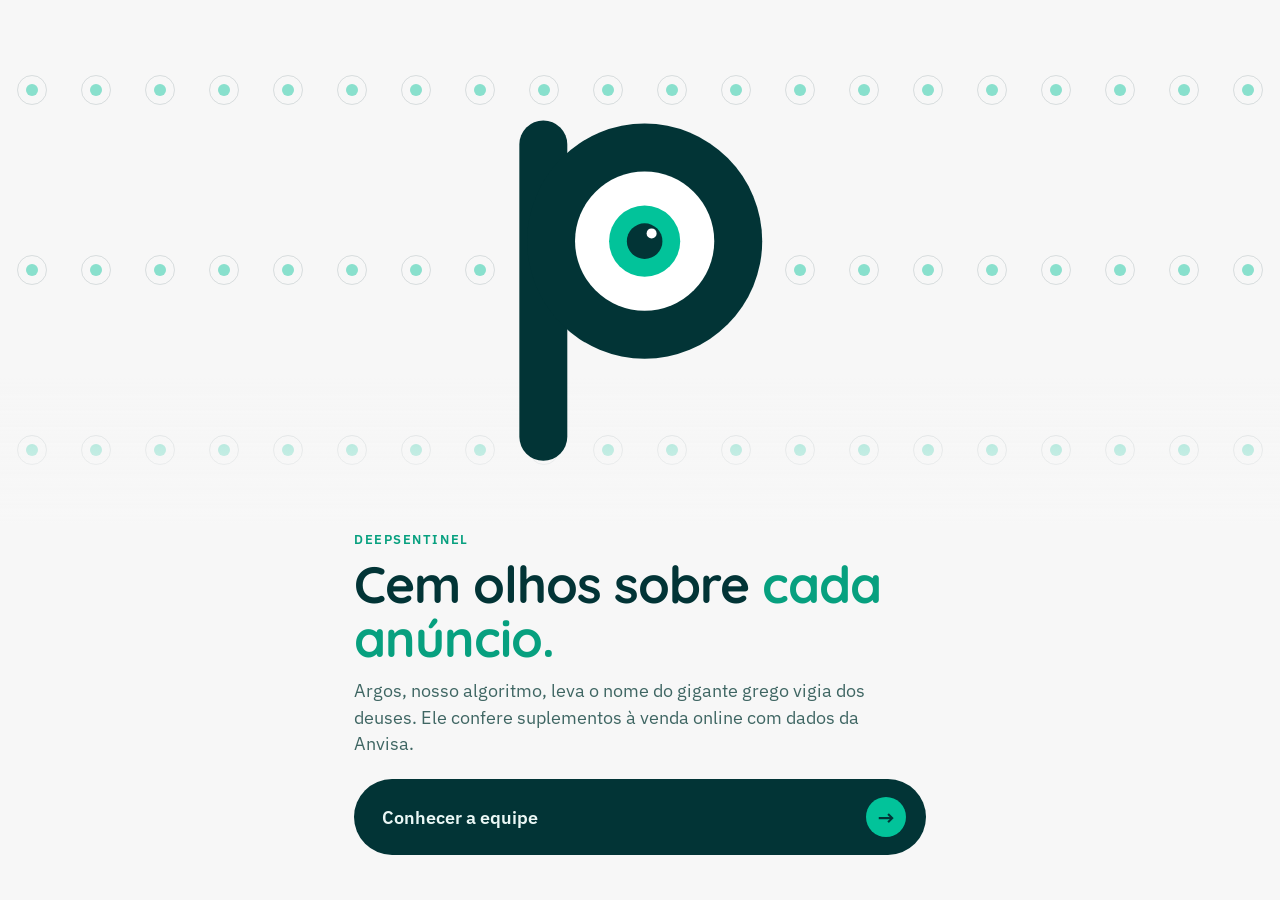
<file: index.html>
<!doctype html>
<html lang="pt-BR">
<head>
<meta charset="utf-8">
<meta name="viewport" content="width=device-width, initial-scale=1, viewport-fit=cover">
<title>DeepSentinel</title>
<meta name="description" content="Argos, o algoritmo do DeepSentinel: cem olhos conferindo anúncios de suplementos com dados da Anvisa.">
<meta property="og:title" content="DeepSentinel">
<meta property="og:description" content="Cem olhos sobre cada anúncio.">
<meta property="og:image" content="assets/icone.png">
<meta name="theme-color" content="#F7F7F7">
<link rel="icon" type="image/png" href="assets/icone.png">
<link rel="prefetch" href="equipe.html">
<link rel="preconnect" href="https://fonts.googleapis.com">
<link rel="preconnect" href="https://fonts.gstatic.com" crossorigin>
<link href="https://fonts.googleapis.com/css2?family=IBM+Plex+Sans:wght@400;600&family=Quicksand:wght@600;700&display=swap" rel="stylesheet">
<link rel="stylesheet" href="styles.css">
</head>
<body class="claro">

<div class="olhos" aria-hidden="true"></div>

<main class="tela">
  <div class="logo">
    <!-- P com olho: mesma construção do ícone da extensão, em SVG -->
    <svg viewBox="0 0 512 512" role="img" aria-label="Logo DeepSentinel: um P com um olho">
      <circle class="anel" cx="262" cy="198" r="90"/>
      <circle class="anel" cx="262" cy="198" r="90"/>
      <rect class="haste" x="100" y="42" width="62" height="440" rx="31" fill="#023436"/>
      <circle class="bojo" cx="262" cy="198" r="152" fill="#023436"/>
      <g class="abre">
        <g id="olho">
          <circle id="esclera" cx="262" cy="198" r="90" fill="#fff"/>
          <g id="iris">
            <circle cx="262" cy="198" r="46" fill="#02C39A"/>
            <g id="pupila">
              <circle cx="262" cy="198" r="23" fill="#023436"/>
              <circle cx="271" cy="188" r="6.5" fill="#fff"/>
            </g>
          </g>
        </g>
      </g>
    </svg>
  </div>

  <div class="base">
    <div>
      <p class="marca">DeepSentinel</p>
      <h1>Cem olhos sobre <em>cada anúncio.</em></h1>
      <p class="sub">Argos, nosso algoritmo, leva o nome do gigante grego vigia dos deuses. Ele confere suplementos à venda online com dados da Anvisa.</p>
    </div>
    <a class="botao" href="equipe.html" data-ir="equipe.html" data-cor="#023436">Conhecer a equipe <span class="seta" aria-hidden="true">→</span></a>
  </div>
</main>

<script src="app.js"></script>
</body>
</html>
</file>
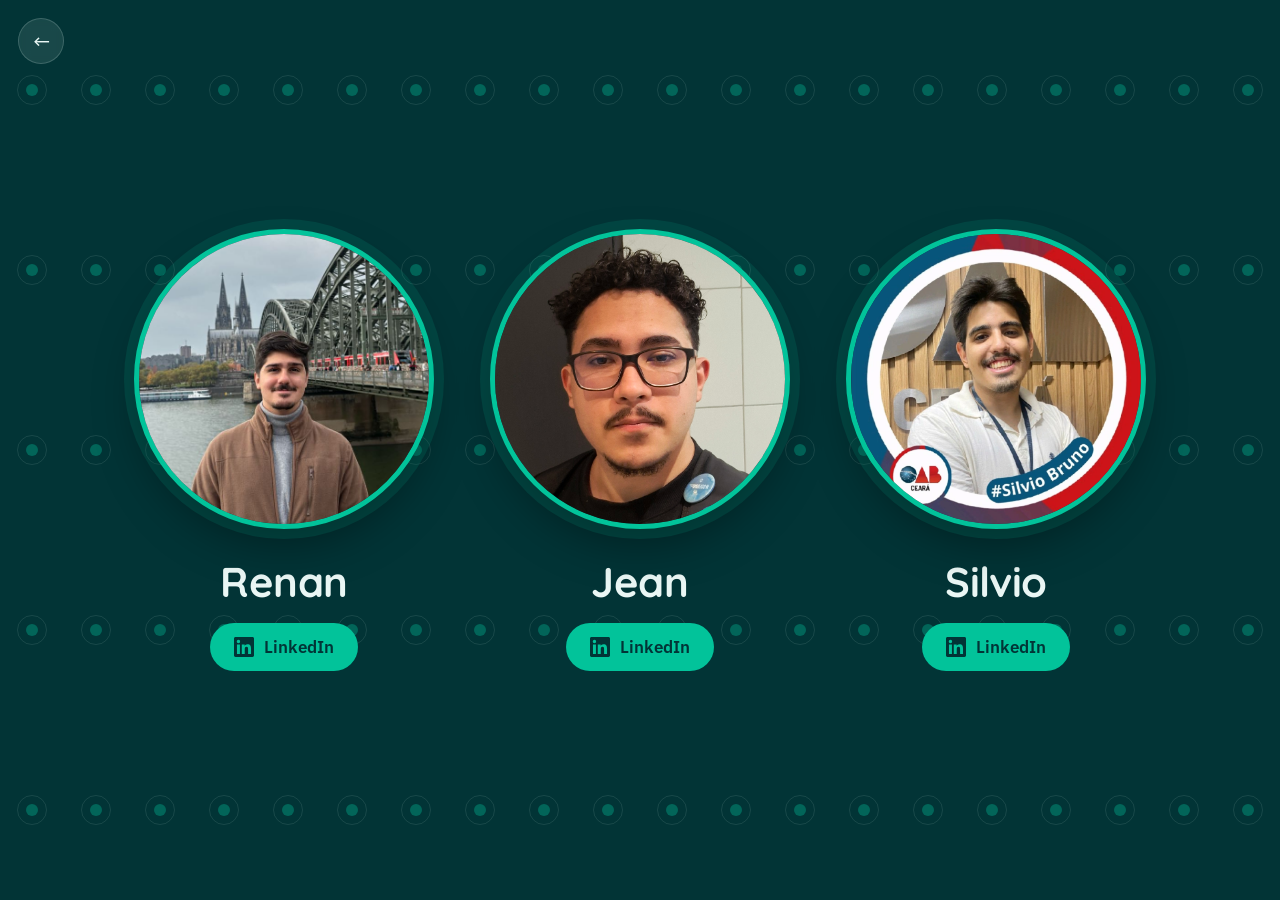
<file: equipe.html>
<!doctype html>
<html lang="pt-BR">
<head>
<meta charset="utf-8">
<meta name="viewport" content="width=device-width, initial-scale=1, viewport-fit=cover">
<title>Equipe · DeepSentinel</title>
<meta name="theme-color" content="#023436">
<link rel="icon" type="image/png" href="assets/icone.png">
<link rel="preconnect" href="https://fonts.googleapis.com">
<link rel="preconnect" href="https://fonts.gstatic.com" crossorigin>
<link href="https://fonts.googleapis.com/css2?family=IBM+Plex+Sans:wght@400;600&family=Quicksand:wght@600;700&display=swap" rel="stylesheet">
<link rel="stylesheet" href="styles.css">
</head>
<body class="escuro">

<div class="olhos" aria-hidden="true"></div>
<a class="voltar" href="index.html" data-ir="index.html" data-cor="#F7F7F7" aria-label="Voltar">←</a>

<!--
  COMO EDITAR
  1. Troque o href de cada pessoa pelo link do LinkedIn.
  2. Fotos em assets/fotos/: renan.jpg, jean.jpg, silvio.jpg (sem foto, aparece a inicial).
  3. Para acrescentar sobrenome, edite o <h2>.
-->
<main class="lista">

  <a class="pessoa" href="https://www.linkedin.com/in/renanelid/" target="_blank" rel="noopener noreferrer" aria-label="Abrir o LinkedIn do Renan">
    <div class="foto"><span class="ini" aria-hidden="true">R</span><img src="assets/fotos/renan.png" alt="Foto do Renan" onerror="this.remove()"></div>
    <h2>Renan</h2>
    <span class="pill"><svg viewBox="0 0 24 24" fill="currentColor" aria-hidden="true"><path d="M20.45 20.45h-3.56v-5.57c0-1.33-.03-3.04-1.85-3.04-1.86 0-2.14 1.45-2.14 2.94v5.67H9.35V9h3.41v1.56h.05c.48-.9 1.64-1.85 3.37-1.85 3.6 0 4.27 2.37 4.27 5.46v6.28zM5.34 7.43a2.06 2.06 0 1 1 0-4.13 2.06 2.06 0 0 1 0 4.13zM7.12 20.45H3.56V9h3.56v11.45zM22.22 0H1.77C.79 0 0 .77 0 1.73v20.54C0 23.23.79 24 1.77 24h20.45c.98 0 1.78-.77 1.78-1.73V1.73C24 .77 23.2 0 22.22 0z"/></svg>LinkedIn</span>
  </a>

  <a class="pessoa" href="https://www.linkedin.com/in/jean-de-souza-40072b241" target="_blank" rel="noopener noreferrer" aria-label="Abrir o LinkedIn do Jean">
    <div class="foto"><span class="ini" aria-hidden="true">J</span><img src="assets/fotos/jean.jpg" alt="Foto do Jean" onerror="this.remove()"></div>
    <h2>Jean</h2>
    <span class="pill"><svg viewBox="0 0 24 24" fill="currentColor" aria-hidden="true"><path d="M20.45 20.45h-3.56v-5.57c0-1.33-.03-3.04-1.85-3.04-1.86 0-2.14 1.45-2.14 2.94v5.67H9.35V9h3.41v1.56h.05c.48-.9 1.64-1.85 3.37-1.85 3.6 0 4.27 2.37 4.27 5.46v6.28zM5.34 7.43a2.06 2.06 0 1 1 0-4.13 2.06 2.06 0 0 1 0 4.13zM7.12 20.45H3.56V9h3.56v11.45zM22.22 0H1.77C.79 0 0 .77 0 1.73v20.54C0 23.23.79 24 1.77 24h20.45c.98 0 1.78-.77 1.78-1.73V1.73C24 .77 23.2 0 22.22 0z"/></svg>LinkedIn</span>
  </a>

  <a class="pessoa" href="https://www.linkedin.com/in/silvio-bruno-do-nascimento-lima-251293248/" target="_blank" rel="noopener noreferrer" aria-label="Abrir o LinkedIn do Silvio">
    <div class="foto"><span class="ini" aria-hidden="true">S</span><img src="assets/fotos/silvio.png" alt="Foto do Silvio" onerror="this.remove()"></div>
    <h2>Silvio</h2>
    <span class="pill"><svg viewBox="0 0 24 24" fill="currentColor" aria-hidden="true"><path d="M20.45 20.45h-3.56v-5.57c0-1.33-.03-3.04-1.85-3.04-1.86 0-2.14 1.45-2.14 2.94v5.67H9.35V9h3.41v1.56h.05c.48-.9 1.64-1.85 3.37-1.85 3.6 0 4.27 2.37 4.27 5.46v6.28zM5.34 7.43a2.06 2.06 0 1 1 0-4.13 2.06 2.06 0 0 1 0 4.13zM7.12 20.45H3.56V9h3.56v11.45zM22.22 0H1.77C.79 0 0 .77 0 1.73v20.54C0 23.23.79 24 1.77 24h20.45c.98 0 1.78-.77 1.78-1.73V1.73C24 .77 23.2 0 22.22 0z"/></svg>LinkedIn</span>
  </a>

</main>

<script src="app.js"></script>
</body>
</html>
</file>
<file: styles.css>
:root {
  --fundo: #023436;
  --fundo-2: #08484A;
  --texto: #EAF7F5;
  --suave: #9CC7C2;
  --destaque: #02C39A;
  --papel: #F7F7F7;
  --f-titulo: "Quicksand", "Nunito", "Segoe UI", sans-serif;
  --f-corpo: "IBM Plex Sans", "Segoe UI", Arial, sans-serif;
}
* { box-sizing: border-box; -webkit-tap-highlight-color: transparent; }
html, body { margin: 0; }
body { font-family: var(--f-corpo); -webkit-font-smoothing: antialiased; overflow-x: hidden; }
h1, h2, p { margin: 0; }
a { color: inherit; text-decoration: none; }
:focus-visible { outline: 3px solid var(--destaque); outline-offset: 3px; border-radius: 10px; }

/* ---------- cem olhos de fundo ---------- */
.olhos { position: fixed; inset: 0; display: grid; pointer-events: none; z-index: 0; }
.olhinho { --t: clamp(14px, 6vmin, 30px); width: var(--t); height: var(--t); margin: auto; border-radius: 50%; display: grid; place-items: center; border: 1.5px solid var(--cor-olho); opacity: 0; animation: surge .8s forwards; }
.olhinho i { display: block; width: 46%; height: 46%; border-radius: 50%; background: var(--cor-iris); transition: transform .5s cubic-bezier(.2,.8,.2,1); }
@keyframes surge { to { opacity: 1; } }

/* ---------- transição ---------- */
.onda { position: fixed; inset: 0; z-index: 50; pointer-events: none; clip-path: circle(0 at 50% 50%); transition: clip-path .8s cubic-bezier(.65,0,.25,1); }

/* ---------- página 1 ---------- */
body.claro { background: var(--papel); color: var(--fundo); --cor-olho: rgba(2,52,54,.13); --cor-iris: rgba(2,195,154,.45); }
.tela { position: relative; z-index: 1; min-height: 100vh; min-height: 100dvh; display: flex; flex-direction: column; justify-content: space-between; align-items: center; padding: clamp(28px, 6vh, 64px) 24px clamp(24px, 5vh, 48px); max-width: 620px; margin-inline: auto; }
.logo { flex: 1; display: grid; place-items: center; width: 100%; }
.logo svg { width: min(74vw, 44dvh, 400px); height: auto; overflow: visible; display: block; }

.logo .haste { transform-box: fill-box; transform-origin: top; animation: cresce 1s .1s cubic-bezier(.2,.9,.2,1) both; }
.logo .bojo { transform-box: fill-box; transform-origin: center; animation: pop .8s .35s cubic-bezier(.2,1.3,.4,1) both; }
.logo .abre { transform-box: fill-box; transform-origin: center; animation: abre .7s .9s cubic-bezier(.2,1.2,.4,1) both; }
.logo #olho { transform-box: fill-box; transform-origin: center; }
.logo #olho.pisca { animation: pisca .22s ease-in-out; }
.logo #iris, .logo #pupila { transition: transform .45s cubic-bezier(.2,.9,.2,1); }
.logo .anel { fill: none; stroke: var(--destaque); stroke-width: 3; transform-box: fill-box; transform-origin: center; opacity: 0; animation: anel 4s 1.6s infinite cubic-bezier(.2,.6,.3,1); }
.logo .anel:nth-of-type(2) { animation-delay: 2.3s; }
@keyframes cresce { from { transform: scaleY(0); } }
@keyframes pop { from { transform: scale(.4); opacity: 0; } }
@keyframes abre { from { transform: scale(0); } }
@keyframes pisca { 50% { transform: scaleY(.06); } }
@keyframes anel { 0% { transform: scale(1); opacity: .55; } 100% { transform: scale(3.6); opacity: 0; } }

.base { width: 100%; display: flex; flex-direction: column; gap: 22px; margin-top: -30px; padding-top: 44px; animation: sobe .9s 1.1s cubic-bezier(.2,.8,.2,1) both; }
.base .marca { font: 600 13px var(--f-corpo); letter-spacing: .12em; text-transform: uppercase; color: #07A07F; margin-bottom: 10px; }
.base h1 { font: 700 clamp(2.1rem, 9.5vw, 3.2rem)/1.04 var(--f-titulo); letter-spacing: -.02em; }
.base h1 em { font-style: normal; color: #07A07F; }
.base .sub { margin-top: 12px; font-size: clamp(1rem, 4.2vw, 1.15rem); line-height: 1.45; color: #3F6663; max-width: 28em; }
@keyframes sobe { from { opacity: 0; transform: translateY(18px); } }

.botao { display: flex; align-items: center; justify-content: space-between; gap: 14px; width: 100%; background: var(--fundo); color: var(--texto); font: 600 1.15rem var(--f-corpo); padding: 18px 20px 18px 28px; border-radius: 999px; border: 0; cursor: pointer; transition: transform .15s; }
.botao:active { transform: scale(.97); }
.botao .seta { width: 40px; height: 40px; border-radius: 50%; background: var(--destaque); color: var(--fundo); display: grid; place-items: center; font-size: 1.3rem; animation: empurra 1.6s 2.2s infinite ease-in-out; }
@keyframes empurra { 50% { transform: translateX(6px); } }

/* véu fixo atrás do texto, para ele ficar legível sobre os olhos */
body.claro::after { content: ""; position: fixed; left: 0; right: 0; bottom: 0; height: 58vh; height: 58dvh; z-index: 0; pointer-events: none; background: linear-gradient(to bottom, rgba(247,247,247,0), var(--papel) 28%); }

/* ---------- página 2 ---------- */
body.escuro { background: var(--fundo); color: var(--texto); --cor-olho: rgba(234,247,245,.1); --cor-iris: rgba(2,195,154,.35); }
.voltar { position: fixed; top: 18px; left: 18px; z-index: 10; width: 46px; height: 46px; border-radius: 50%; display: grid; place-items: center; background: rgba(234,247,245,.1); border: 1px solid rgba(234,247,245,.18); color: var(--texto); font-size: 1.3rem; backdrop-filter: blur(6px); }
.lista { position: relative; z-index: 1; padding: 78px 24px 12vh; }
.pessoa { display: flex; flex-direction: column; align-items: center; justify-content: center; text-align: center; min-height: 62vh; min-height: 62dvh; gap: 0; opacity: 0; animation: entra .8s cubic-bezier(.2,.9,.2,1) forwards; }
.pessoa:nth-child(1) { animation-delay: .15s; } .pessoa:nth-child(2) { animation-delay: .3s; } .pessoa:nth-child(3) { animation-delay: .45s; }
@keyframes entra { from { opacity: 0; transform: translateY(40px) scale(.94); } to { opacity: 1; transform: none; } }
.foto { --d: min(66vw, 36dvh, 300px); width: var(--d); height: var(--d); border-radius: 50%; position: relative; display: grid; place-items: center; background: var(--fundo-2); border: 5px solid var(--destaque); box-shadow: 0 0 0 10px rgba(2,195,154,.12), 0 20px 50px -10px rgba(0,0,0,.45); overflow: hidden; transition: transform .25s; }
.pessoa:active .foto { transform: scale(.96); }
.foto img { position: absolute; inset: 0; width: 100%; height: 100%; object-fit: cover; }
.foto .ini { font: 700 clamp(3.4rem, 18vw, 5.5rem) var(--f-titulo); color: var(--destaque); }
.pessoa h2 { font: 700 clamp(1.9rem, 8vw, 2.6rem) var(--f-titulo); margin: 26px 0 16px; letter-spacing: -.01em; }
.pill { display: inline-flex; align-items: center; gap: 10px; background: var(--destaque); color: var(--fundo); font: 600 1.05rem var(--f-corpo); padding: 13px 24px; border-radius: 999px; }
.pill svg { width: 20px; height: 20px; }

@media (min-width: 900px) {
  .lista { display: flex; justify-content: center; gap: 56px; align-items: center; min-height: 100vh; padding: 40px; }
  .pessoa { min-height: 0; }
  .foto { --d: min(24vw, 300px); }
}
@media (prefers-reduced-motion: reduce) {
  *, *::before, *::after { animation-duration: .01s !important; animation-delay: 0s !important; transition-duration: .01s !important; }
  .logo .anel { display: none; }
}
</file>
